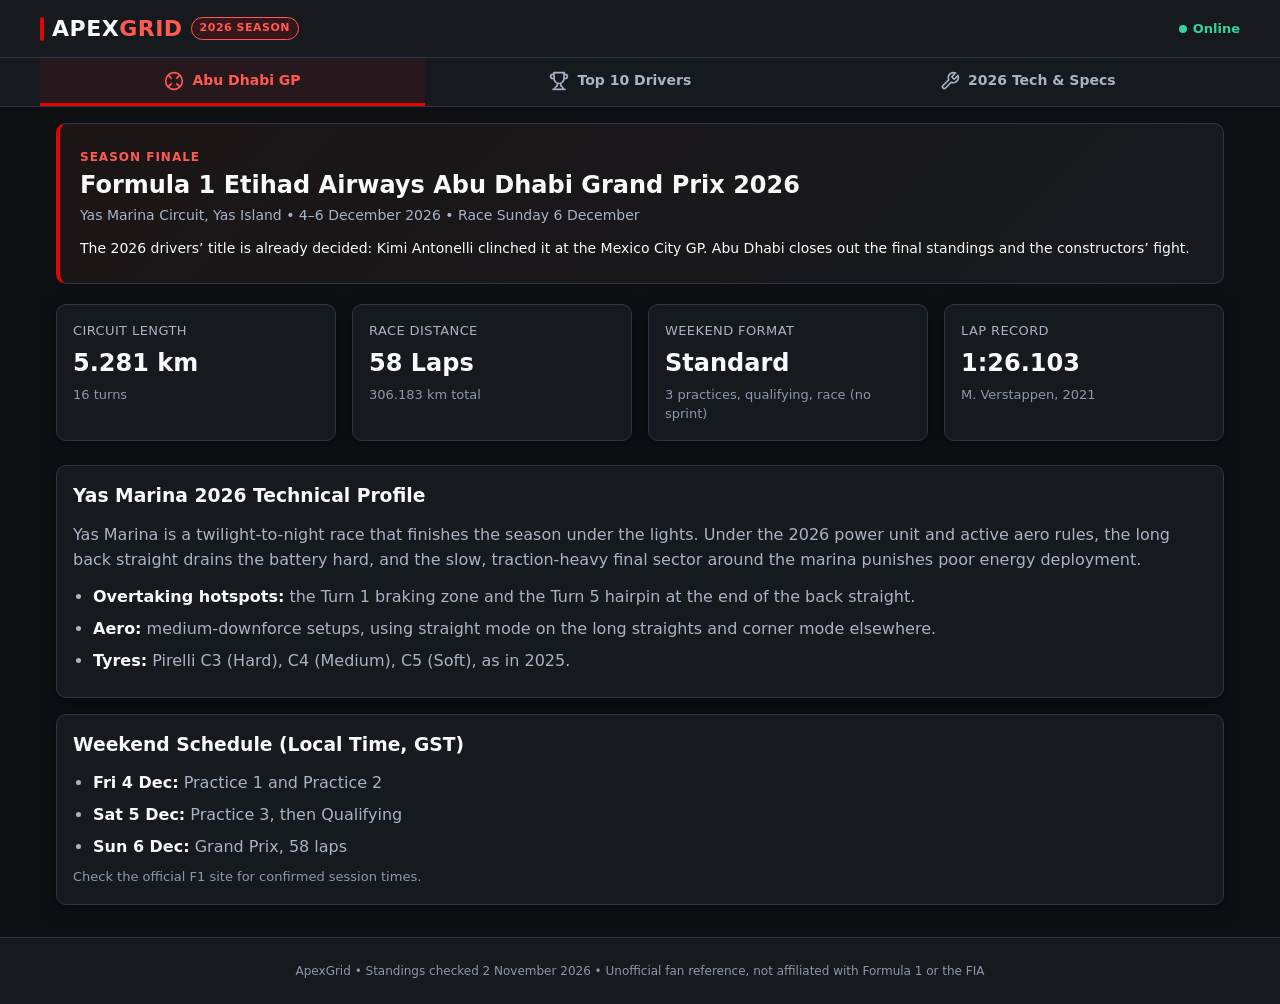
<file: index.html>
<!DOCTYPE html>
<html lang="en">
<head>
  <meta charset="UTF-8">
  <meta name="viewport" content="width=device-width, initial-scale=1.0, viewport-fit=cover">
  <meta name="theme-color" content="#0d0f12">
  <meta name="color-scheme" content="dark">
  <meta name="description" content="2026 F1 Abu Dhabi Grand Prix preview, 2026 technical regulations, and monthly Top 10 Drivers Hub.">
  <meta name="mobile-web-app-capable" content="yes">
  <meta name="apple-mobile-web-app-capable" content="yes">
  <meta name="apple-mobile-web-app-title" content="ApexGrid">
  <meta name="apple-mobile-web-app-status-bar-style" content="black-translucent">
  <title>ApexGrid: F1 2026 Season Hub</title>
  <link rel="manifest" href="manifest.json">
  <link rel="icon" href="icons/icon.svg" type="image/svg+xml">
  <link rel="apple-touch-icon" href="icons/apple-touch-icon.png">
  <link rel="apple-touch-startup-image" href="icons/splash/splash-1290x2796.png" media="(device-width: 430px) and (device-height: 932px) and (-webkit-device-pixel-ratio: 3) and (orientation: portrait)">
  <link rel="apple-touch-startup-image" href="icons/splash/splash-1179x2556.png" media="(device-width: 393px) and (device-height: 852px) and (-webkit-device-pixel-ratio: 3) and (orientation: portrait)">
  <link rel="apple-touch-startup-image" href="icons/splash/splash-1170x2532.png" media="(device-width: 390px) and (device-height: 844px) and (-webkit-device-pixel-ratio: 3) and (orientation: portrait)">
  <link rel="apple-touch-startup-image" href="icons/splash/splash-750x1334.png" media="(device-width: 375px) and (device-height: 667px) and (-webkit-device-pixel-ratio: 2) and (orientation: portrait)">
  <link rel="apple-touch-startup-image" href="icons/splash/splash-1668x2388.png" media="(device-width: 834px) and (device-height: 1194px) and (-webkit-device-pixel-ratio: 2) and (orientation: portrait)">
  <link rel="stylesheet" href="styles.css">

  <!-- Open Graph / Facebook & Messenger Meta Tags -->
  <meta property="og:type" content="website">
  <meta property="og:url" content="https://esp046-cyber.github.io/apexgrid/">
  <meta property="og:title" content="ApexGrid: F1 2026 Season Hub">
  <meta property="og:description" content="2026 F1 Abu Dhabi Grand Prix preview, technical regulations, and monthly Top 10 Driver Standings.">
  <meta property="og:image" content="https://esp046-cyber.github.io/apexgrid/social/og-image.png">
  <meta property="og:image:secure_url" content="https://esp046-cyber.github.io/apexgrid/social/og-image.png">
  <meta property="og:image:type" content="image/png">
  <meta property="og:image:width" content="1200">
  <meta property="og:image:height" content="630">
  <meta property="og:image:alt" content="ApexGrid Abu Dhabi GP & Top 10 Drivers">

  <!-- Twitter / X Meta Tags -->
  <meta name="twitter:card" content="summary_large_image">
  <meta name="twitter:url" content="https://esp046-cyber.github.io/apexgrid/">
  <meta name="twitter:title" content="ApexGrid: F1 2026 Season Hub">
  <meta name="twitter:description" content="2026 F1 Abu Dhabi Grand Prix preview, technical regulations, and monthly Top 10 Driver Standings.">
  <meta name="twitter:image" content="https://esp046-cyber.github.io/apexgrid/social/og-image.png">
</head>
<body>
  <a class="skip-link" href="#main">Skip to content</a>

  <div id="pwa-install-banner" class="install-banner hidden" role="region" aria-label="Install app">
    <div class="banner-content">
      <strong>Install ApexGrid</strong>
      <span id="install-text">Offline access to F1 2026 rankings and specs</span>
    </div>
    <div class="banner-actions">
      <button id="install-btn" class="btn btn-primary" type="button">Install</button>
      <button id="dismiss-install" class="btn btn-ghost" type="button" aria-label="Close installation banner">✕</button>
    </div>
  </div>

  <div class="app-top">
    <header class="app-header">
      <div class="header-inner">
        <div class="brand">
          <span class="flag-accent" aria-hidden="true"></span>
          <h1>APEX<span>GRID</span></h1>
          <span class="badge season-tag">2026 Season</span>
        </div>
        <span id="connection-status" class="status-indicator online" role="status" aria-live="polite">
          <span class="status-dot" aria-hidden="true"></span><span id="status-text">Online</span>
        </span>
      </div>
    </header>

    <nav class="tab-nav" aria-label="Main navigation">
      <div class="tab-list" role="tablist" aria-label="Sections">
        <button class="nav-tab active" id="tab-grand-prix" data-tab="grand-prix" type="button" role="tab" aria-selected="true" aria-controls="grand-prix">
          <svg width="20" height="20" viewBox="0 0 24 24" fill="none" stroke="currentColor" stroke-width="2" aria-hidden="true"><circle cx="12" cy="12" r="10"/><path d="m4.93 4.93 4.24 4.24"/><path d="m14.83 9.17 4.24-4.24"/><path d="m14.83 14.83 4.24 4.24"/><path d="m9.17 14.83-4.24 4.24"/></svg>
          <span>Abu Dhabi GP</span>
        </button>
        <button class="nav-tab" id="tab-top-drivers" data-tab="top-drivers" type="button" role="tab" aria-selected="false" aria-controls="top-drivers" tabindex="-1">
          <svg width="20" height="20" viewBox="0 0 24 24" fill="none" stroke="currentColor" stroke-width="2" aria-hidden="true"><path d="M6 9H4.5a2.5 2.5 0 0 1 0-5H6"/><path d="M18 9h1.5a2.5 2.5 0 0 0 0-5H18"/><path d="M4 22h16"/><path d="M10 14.66V17c0 .55-.47.98-.97 1.21C7.85 18.75 7 20.24 7 22"/><path d="M14 14.66V17c0 .55.47.98.97 1.21C16.15 18.75 17 20.24 17 22"/><path d="M18 2H6v7a6 6 0 0 0 12 0V2Z"/></svg>
          <span>Top 10 Drivers</span>
        </button>
        <button class="nav-tab" id="tab-regulations" data-tab="regulations" type="button" role="tab" aria-selected="false" aria-controls="regulations" tabindex="-1">
          <svg width="20" height="20" viewBox="0 0 24 24" fill="none" stroke="currentColor" stroke-width="2" aria-hidden="true"><path d="M14.7 6.3a1 1 0 0 0 0 1.4l1.6 1.6a1 1 0 0 0 1.4 0l3.77-3.77a6 6 0 0 1-7.94 7.94l-6.91 6.91a2.12 2.12 0 0 1-3-3l6.91-6.91a6 6 0 0 1 7.94-7.94l-3.76 3.76z"/></svg>
          <span>2026 Tech &amp; Specs</span>
        </button>
      </div>
    </nav>
  </div>

  <main class="app-main" id="main">
    <section id="grand-prix" class="tab-pane active" role="tabpanel" aria-labelledby="tab-grand-prix">
      <div class="hero-banner">
        <div class="hero-tag">SEASON FINALE</div>
        <h2>Formula 1 Etihad Airways Abu Dhabi Grand Prix 2026</h2>
        <p class="hero-sub">Yas Marina Circuit, Yas Island • 4–6 December 2026 • Race Sunday 6 December</p>
        <p class="hero-note">The 2026 drivers’ title is already decided: Kimi Antonelli clinched it at the Mexico City GP. Abu Dhabi closes out the final standings and the constructors’ fight.</p>
      </div>

      <div class="circuit-grid">
        <div class="card stat-card">
          <span class="label">Circuit Length</span>
          <span class="value">5.281 km</span>
          <span class="meta">16 turns</span>
        </div>
        <div class="card stat-card">
          <span class="label">Race Distance</span>
          <span class="value">58 Laps</span>
          <span class="meta">306.183 km total</span>
        </div>
        <div class="card stat-card">
          <span class="label">Weekend Format</span>
          <span class="value">Standard</span>
          <span class="meta">3 practices, qualifying, race (no sprint)</span>
        </div>
        <div class="card stat-card">
          <span class="label">Lap Record</span>
          <span class="value">1:26.103</span>
          <span class="meta">M. Verstappen, 2021</span>
        </div>
      </div>

      <div class="card detail-section">
        <h3>Yas Marina 2026 Technical Profile</h3>
        <p>
          Yas Marina is a twilight-to-night race that finishes the season under the lights. Under the 2026 power unit and active aero rules, the long back straight drains the battery hard, and the slow, traction-heavy final sector around the marina punishes poor energy deployment.
        </p>
        <ul class="spec-list">
          <li><strong>Overtaking hotspots:</strong> the Turn 1 braking zone and the Turn 5 hairpin at the end of the back straight.</li>
          <li><strong>Aero:</strong> medium-downforce setups, using straight mode on the long straights and corner mode elsewhere.</li>
          <li><strong>Tyres:</strong> Pirelli C3 (Hard), C4 (Medium), C5 (Soft), as in 2025.</li>
        </ul>
      </div>

      <div class="card detail-section session-card">
        <h3>Weekend Schedule (Local Time, GST)</h3>
        <ul class="spec-list">
          <li><strong>Fri 4 Dec:</strong> Practice 1 and Practice 2</li>
          <li><strong>Sat 5 Dec:</strong> Practice 3, then Qualifying</li>
          <li><strong>Sun 6 Dec:</strong> Grand Prix, 58 laps</li>
        </ul>
        <p class="fine-print">Check the official F1 site for confirmed session times.</p>
      </div>
    </section>

    <section id="top-drivers" class="tab-pane" role="tabpanel" aria-labelledby="tab-top-drivers" hidden>
      <div class="section-header">
        <div>
          <h2>Monthly Driver Standings</h2>
          <p class="section-sub" id="snapshot-sub">Top 10 championship standings</p>
        </div>
        <div class="filter-wrap">
          <label for="month-select" class="sr-only">Select month</label>
          <select id="month-select" class="select-input">
            <option value="november" selected>November 2026 (after Mexico City GP)</option>
            <option value="october">October 2026 (after United States GP)</option>
            <option value="september">September 2026 (after Azerbaijan GP)</option>
          </select>
        </div>
      </div>

      <div id="drivers-container" class="cards-stack" aria-live="polite" aria-busy="true"></div>
    </section>

    <section id="regulations" class="tab-pane" role="tabpanel" aria-labelledby="tab-regulations" hidden>
      <div class="card detail-section">
        <h2>2026 Formula 1 Regulations</h2>
        <p class="mb-4">The 2026 FIA Technical Regulations are the biggest rules change in modern open-wheel racing:</p>

        <div class="reg-grid">
          <div class="reg-item">
            <h4>Near 50/50 Power Split</h4>
            <p>The 1.6L V6 turbo produces roughly 400 kW, while the MGU-K output rises to 350 kW. The MGU-H is removed.</p>
          </div>
          <div class="reg-item">
            <h4>100% Sustainable Fuel</h4>
            <p>Engines run on advanced sustainable fuel with no fossil-carbon content.</p>
          </div>
          <div class="reg-item">
            <h4>Active Aerodynamics</h4>
            <p>Movable front and rear wings switch between a high-downforce corner mode and a low-drag straight mode, replacing the DRS flap.</p>
          </div>
          <div class="reg-item">
            <h4>Smaller, Lighter Cars</h4>
            <p>Width falls to 1900 mm (down 100 mm), wheelbase to 3400 mm (down 200 mm), and minimum weight to 768 kg (down 30 kg).</p>
          </div>
        </div>
      </div>
    </section>
  </main>

  <footer class="app-footer">
    <p>ApexGrid • Standings checked 2 November 2026 • Unofficial fan reference, not affiliated with Formula 1 or the FIA</p>
  </footer>

  <noscript><p class="fine-print" style="padding:16px;text-align:center">ApexGrid needs JavaScript to show driver standings.</p></noscript>
  <script src="app.js"></script>
</body>
</html>
</file>
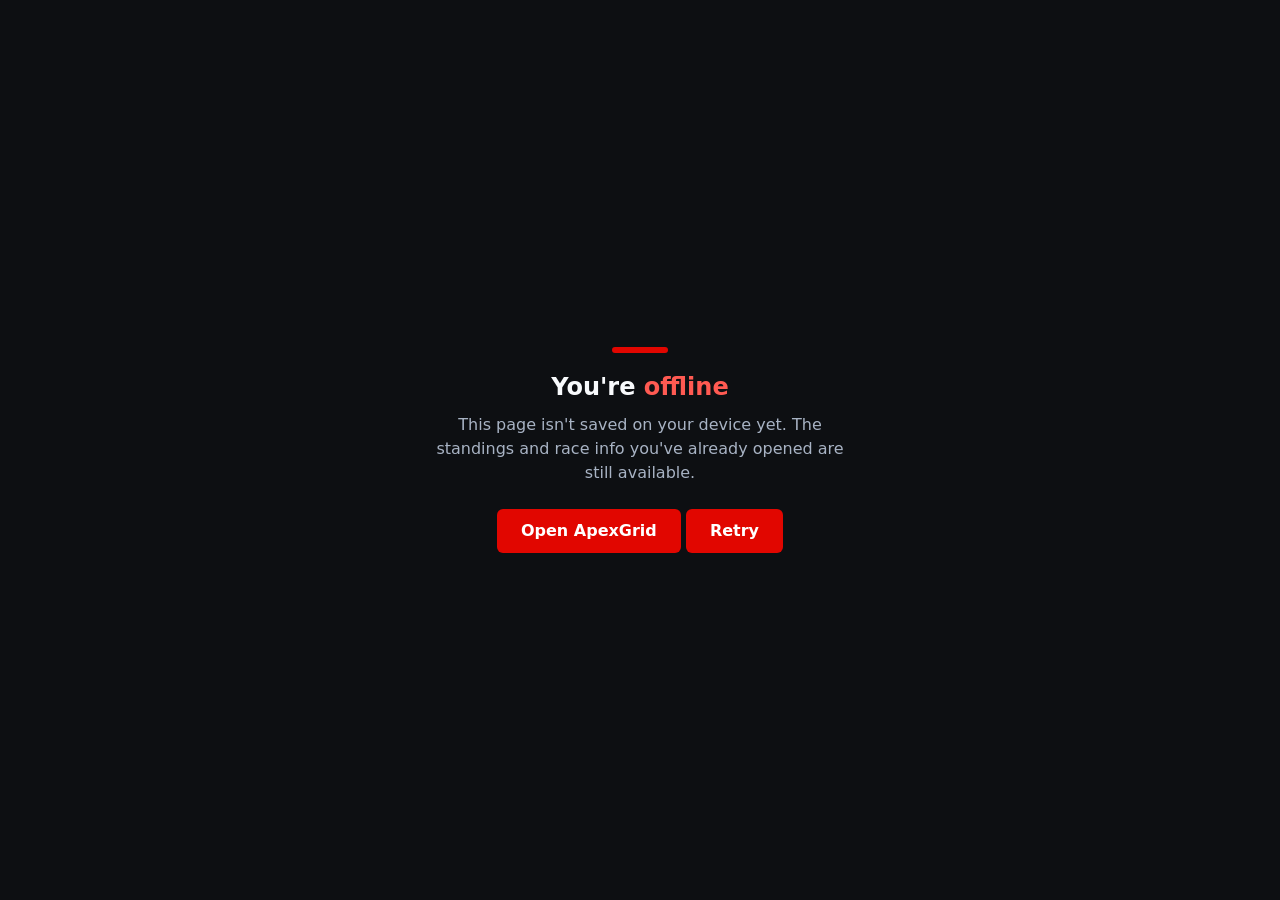
<file: offline.html>
<!DOCTYPE html>
<html lang="en">
<head>
  <meta charset="UTF-8">
  <meta name="viewport" content="width=device-width, initial-scale=1.0, viewport-fit=cover">
  <meta name="theme-color" content="#0d0f12">
  <meta name="color-scheme" content="dark">
  <title>Offline | ApexGrid</title>
  <style>
    :root { color-scheme: dark; }
    * { box-sizing: border-box; margin: 0; padding: 0; }
    body {
      min-height: 100vh; min-height: 100dvh; display: grid; place-items: center; text-align: center;
      padding: calc(env(safe-area-inset-top) + 24px) calc(env(safe-area-inset-right) + 24px) calc(env(safe-area-inset-bottom) + 24px) calc(env(safe-area-inset-left) + 24px);
      background: #0d0f12; color: #f8fafc; font-family: system-ui, -apple-system, "Segoe UI", Roboto, sans-serif; line-height: 1.5;
    }
    main { max-width: 420px; }
    h1 { font-size: 24px; margin: 16px 0 8px; }
    h1 span { color: #ff5a52; }
    p { color: #a8b3c4; margin-bottom: 24px; }
    a, button {
      display: inline-flex; align-items: center; justify-content: center; min-height: 44px; padding: 0 24px;
      background: #e10600; color: #fff; border: 0; border-radius: 6px; font: inherit; font-weight: 600; text-decoration: none; cursor: pointer;
    }
    a:focus-visible, button:focus-visible { outline: 3px solid #ff5a52; outline-offset: 2px; }
    .stripe { width: 56px; height: 6px; background: #e10600; border-radius: 3px; margin: 0 auto; }
  </style>
</head>
<body>
  <main>
    <div class="stripe" aria-hidden="true"></div>
    <h1>You're <span>offline</span></h1>
    <p>This page isn't saved on your device yet. The standings and race info you've already opened are still available.</p>
    <a href="./index.html">Open ApexGrid</a>
    <button type="button" onclick="location.reload()">Retry</button>
  </main>
</body>
</html>
</file>
<file: styles.css>
:root {
  color-scheme: dark;
  --bg-primary: #0d0f12;
  --bg-surface: #161a1f;
  --bg-elevated: #20262e;
  --text-primary: #f8fafc;
  --text-secondary: #a8b3c4;
  --text-muted: #8b98ab;
  --accent-red: #e10600;
  --accent-red-hover: #b80500;
  --accent-red-text: #ff5a52;
  --accent-gold: #fbbf24;
  --accent-green: #34d399;
  --border-subtle: #2d3748;
  --border-focus: #ff5a52;

  --space-1: 4px;
  --space-2: 8px;
  --space-3: 12px;
  --space-4: 16px;
  --space-5: 20px;
  --space-6: 24px;
  --space-8: 32px;

  --radius-sm: 6px;
  --radius-md: 10px;
  --radius-lg: 16px;
  --shadow-card: 0 4px 14px rgba(0, 0, 0, 0.4);
  --font-base: system-ui, -apple-system, BlinkMacSystemFont, "Segoe UI", Roboto, sans-serif;
}

* { box-sizing: border-box; margin: 0; padding: 0; }

html { -webkit-text-size-adjust: 100%; }

body {
  font-family: var(--font-base);
  font-size: 16px;
  line-height: 1.5;
  background-color: var(--bg-primary);
  color: var(--text-primary);
  min-height: 100vh;
  min-height: 100dvh;
  display: flex;
  flex-direction: column;
  padding-left: env(safe-area-inset-left);
  padding-right: env(safe-area-inset-right);
  overflow-x: hidden;
}

:focus-visible { outline: 3px solid var(--border-focus); outline-offset: 2px; }

.skip-link {
  position: absolute;
  left: var(--space-2);
  top: -64px;
  background: var(--accent-red);
  color: #fff;
  padding: var(--space-3) var(--space-4);
  border-radius: var(--radius-sm);
  z-index: 200;
}
.skip-link:focus { top: calc(env(safe-area-inset-top) + var(--space-2)); }

/* Install banner */
.install-banner {
  background: var(--bg-elevated);
  border-bottom: 2px solid var(--accent-red);
  padding: calc(env(safe-area-inset-top) + var(--space-3)) var(--space-4) var(--space-3);
  display: flex;
  justify-content: space-between;
  align-items: center;
  gap: var(--space-3);
}
.install-banner.hidden { display: none; }
.banner-content { display: flex; flex-direction: column; font-size: 14px; }
.banner-content span { color: var(--text-secondary); }
.banner-actions { display: flex; gap: var(--space-2); align-items: center; }

/* Sticky top (header + tabs) */
.app-top {
  position: sticky;
  top: 0;
  z-index: 90;
  background-color: var(--bg-surface);
  border-bottom: 1px solid var(--border-subtle);
  padding-top: env(safe-area-inset-top);
}
.install-banner:not(.hidden) ~ .app-top { padding-top: 0; }

.app-header { padding: var(--space-3) var(--space-4); }
.header-inner {
  max-width: 1200px;
  margin: 0 auto;
  display: flex;
  justify-content: space-between;
  align-items: center;
  gap: var(--space-3);
}
.brand { display: flex; align-items: center; gap: var(--space-2); flex-wrap: wrap; }
.flag-accent { width: 4px; height: 24px; background-color: var(--accent-red); border-radius: var(--radius-sm); }
.brand h1 { font-size: 22px; font-weight: 900; letter-spacing: 0.5px; }
.brand h1 span { color: var(--accent-red-text); }
.badge {
  font-size: 11px;
  padding: 2px 8px;
  border-radius: 999px;
  font-weight: 700;
  letter-spacing: 0.5px;
  text-transform: uppercase;
}
.season-tag {
  background-color: rgba(225, 6, 0, 0.15);
  color: var(--accent-red-text);
  border: 1px solid var(--accent-red-text);
}
.status-indicator {
  display: inline-flex;
  align-items: center;
  gap: 6px;
  font-size: 13px;
  font-weight: 600;
  color: var(--accent-green);
  white-space: nowrap;
}
.status-dot { width: 8px; height: 8px; border-radius: 50%; background-color: var(--accent-green); }
.status-indicator.offline { color: var(--text-secondary); }
.status-indicator.offline .status-dot { background-color: var(--text-muted); }

/* Tabs */
.tab-nav { border-top: 1px solid var(--border-subtle); }
.tab-list {
  display: flex;
  max-width: 1200px;
  margin: 0 auto;
  overflow-x: auto;
  scrollbar-width: none;
}
.tab-list::-webkit-scrollbar { display: none; }
.nav-tab {
  flex: 1 0 auto;
  min-height: 48px;
  min-width: 120px;
  background: transparent;
  border: none;
  border-bottom: 3px solid transparent;
  color: var(--text-secondary);
  font: inherit;
  font-size: 14px;
  font-weight: 600;
  display: flex;
  align-items: center;
  justify-content: center;
  gap: var(--space-2);
  cursor: pointer;
  transition: color 0.2s ease, background-color 0.2s ease;
  padding: var(--space-2) var(--space-3);
  white-space: nowrap;
}
.nav-tab:hover { color: var(--text-primary); }
.nav-tab.active {
  color: var(--accent-red-text);
  border-bottom-color: var(--accent-red);
  background: rgba(225, 6, 0, 0.08);
}

/* Main */
.app-main { flex: 1; max-width: 1200px; width: 100%; margin: 0 auto; padding: var(--space-4); }
.tab-pane { display: none; animation: fadeIn 0.25s ease-in-out; }
.tab-pane.active { display: block; }
@keyframes fadeIn { from { opacity: 0; transform: translateY(4px); } to { opacity: 1; transform: translateY(0); } }

.hero-banner {
  background: linear-gradient(135deg, #1c1515 0%, var(--bg-surface) 100%);
  border: 1px solid var(--border-subtle);
  border-left: 4px solid var(--accent-red);
  border-radius: var(--radius-md);
  padding: var(--space-6) var(--space-5);
  margin-bottom: var(--space-5);
}
.hero-tag { color: var(--accent-red-text); font-size: 12px; font-weight: 800; letter-spacing: 1px; }
.hero-banner h2 { font-size: 24px; margin: var(--space-1) 0; line-height: 1.3; }
.hero-sub { color: var(--text-secondary); font-size: 14px; }
.hero-note { color: var(--text-primary); font-size: 14px; margin-top: var(--space-3); }

.circuit-grid {
  display: grid;
  grid-template-columns: repeat(auto-fit, minmax(160px, 1fr));
  gap: var(--space-4);
  margin-bottom: var(--space-6);
}
.card {
  background-color: var(--bg-surface);
  border: 1px solid var(--border-subtle);
  border-radius: var(--radius-md);
  padding: var(--space-4);
  box-shadow: var(--shadow-card);
}
.stat-card { display: flex; flex-direction: column; }
.stat-card .label { font-size: 13px; color: var(--text-secondary); text-transform: uppercase; letter-spacing: 0.4px; }
.stat-card .value { font-size: 24px; font-weight: 800; margin: var(--space-1) 0; }
.stat-card .meta { font-size: 13px; color: var(--text-muted); }
.detail-section { margin-bottom: var(--space-4); }
.detail-section h3, .detail-section h2 { margin-bottom: var(--space-3); }
.detail-section p { color: var(--text-secondary); line-height: 1.6; }
.spec-list { margin-top: var(--space-3); padding-left: var(--space-5); color: var(--text-secondary); }
.spec-list li { margin-bottom: var(--space-2); }
.spec-list strong { color: var(--text-primary); }
.fine-print { font-size: 13px; color: var(--text-muted) !important; margin-top: var(--space-2); }

/* Drivers */
.section-header { display: flex; flex-direction: column; gap: var(--space-3); margin-bottom: var(--space-5); }
@media (min-width: 640px) {
  .section-header { flex-direction: row; justify-content: space-between; align-items: center; }
}
.section-sub { color: var(--text-secondary); font-size: 14px; }
.select-input {
  background-color: var(--bg-elevated);
  color: var(--text-primary);
  border: 1px solid var(--border-subtle);
  border-radius: var(--radius-sm);
  padding: var(--space-2) var(--space-3);
  font: inherit;
  font-size: 16px;
  min-height: 44px;
  width: 100%;
  cursor: pointer;
}
@media (min-width: 640px) { .select-input { width: auto; min-width: 320px; } }
.cards-stack { display: flex; flex-direction: column; gap: var(--space-4); }
@media (min-width: 900px) { .cards-stack { display: grid; grid-template-columns: 1fr 1fr; } }
.driver-card {
  display: grid;
  grid-template-columns: 64px 1fr;
  background-color: var(--bg-surface);
  border: 1px solid var(--border-subtle);
  border-radius: var(--radius-md);
  overflow: hidden;
  box-shadow: var(--shadow-card);
}
.driver-card.champion { border-color: var(--accent-gold); }
.driver-rank {
  background-color: var(--bg-elevated);
  display: flex;
  flex-direction: column;
  align-items: center;
  justify-content: center;
  gap: 2px;
  font-size: 22px;
  font-weight: 900;
  color: var(--accent-red-text);
  border-right: 1px solid var(--border-subtle);
}
.rank-move { font-size: 12px; font-weight: 700; color: var(--text-secondary); }
.rank-move.up { color: var(--accent-green); }
.rank-move.down { color: var(--accent-red-text); }
.driver-body { padding: var(--space-4); display: flex; flex-direction: column; gap: var(--space-2); min-width: 0; }
.driver-top { display: flex; justify-content: space-between; align-items: flex-start; flex-wrap: wrap; gap: var(--space-2); }
.driver-name { font-size: 18px; font-weight: 700; }
.team-pill {
  display: inline-block;
  margin-top: var(--space-1);
  font-size: 12px;
  font-weight: 600;
  padding: 2px 8px;
  border-radius: 4px;
  background: var(--bg-elevated);
  color: var(--text-secondary);
}
.points-wrap { text-align: right; }
.points-tag { font-size: 18px; font-weight: 800; color: var(--accent-gold); display: block; }
.gap-tag { font-size: 12px; color: var(--text-muted); }
.driver-car-info {
  font-size: 14px;
  background: rgba(255, 255, 255, 0.04);
  padding: var(--space-2);
  border-radius: var(--radius-sm);
}
.driver-awards, .driver-known-for { font-size: 14px; color: var(--text-secondary); }
.driver-car-info strong, .driver-awards strong, .driver-known-for strong { color: var(--text-primary); font-weight: 600; }

/* Regulations */
.reg-grid { display: grid; grid-template-columns: 1fr; gap: var(--space-4); margin-top: var(--space-4); }
@media (min-width: 640px) { .reg-grid { grid-template-columns: 1fr 1fr; } }
.reg-item { background: var(--bg-elevated); padding: var(--space-4); border-radius: var(--radius-md); border-left: 3px solid var(--accent-red); }
.reg-item h4 { font-size: 16px; margin-bottom: var(--space-1); }
.reg-item p { font-size: 14px; color: var(--text-secondary); }

/* Buttons */
.btn {
  min-height: 44px;
  min-width: 44px;
  padding: 0 var(--space-4);
  font: inherit;
  font-size: 14px;
  font-weight: 600;
  border-radius: var(--radius-sm);
  border: none;
  cursor: pointer;
  display: inline-flex;
  align-items: center;
  justify-content: center;
}
.btn-primary { background-color: var(--accent-red); color: #fff; }
.btn-primary:hover { background-color: var(--accent-red-hover); }
.btn-ghost { background: transparent; color: var(--text-secondary); }
.btn-ghost:hover { color: var(--text-primary); }

.sr-only { position: absolute; width: 1px; height: 1px; padding: 0; margin: -1px; overflow: hidden; clip: rect(0, 0, 0, 0); border: 0; }
.mb-4 { margin-bottom: var(--space-4); }

.app-footer {
  text-align: center;
  padding: var(--space-6) var(--space-4) calc(var(--space-6) + env(safe-area-inset-bottom));
  background-color: var(--bg-surface);
  border-top: 1px solid var(--border-subtle);
  color: var(--text-muted);
  font-size: 12px;
  margin-top: auto;
}

@media (prefers-reduced-motion: reduce) {
  * { animation-duration: 0.001ms !important; transition-duration: 0.001ms !important; scroll-behavior: auto !important; }
}

/* Skeleton, empty and error states */
.skeleton-card { display: grid; grid-template-columns: 64px 1fr; min-height: 148px; background: var(--bg-surface); border: 1px solid var(--border-subtle); border-radius: var(--radius-md); overflow: hidden; }
.skeleton-rank { background: var(--bg-elevated); }
.skeleton-body { padding: var(--space-4); display: flex; flex-direction: column; gap: var(--space-3); }
.skeleton-line { height: 14px; border-radius: 4px; background: linear-gradient(90deg, var(--bg-elevated) 25%, #2a323c 50%, var(--bg-elevated) 75%); background-size: 200% 100%; animation: shimmer 1.4s linear infinite; }
.skeleton-line.w60 { width: 60%; height: 18px; }
.skeleton-line.w40 { width: 40%; }
.skeleton-line.w90 { width: 90%; }
@keyframes shimmer { from { background-position: 200% 0; } to { background-position: -200% 0; } }
.state-card { grid-column: 1 / -1; text-align: center; padding: var(--space-8) var(--space-4); background: var(--bg-surface); border: 1px dashed var(--border-subtle); border-radius: var(--radius-md); }
.state-card h3 { margin-bottom: var(--space-2); }
.state-card p { color: var(--text-secondary); margin-bottom: var(--space-4); }
.data-note { font-size: 12px; color: var(--text-muted); margin-top: var(--space-2); grid-column: 1 / -1; }
.banner-note { color: var(--text-secondary); }
</file>
